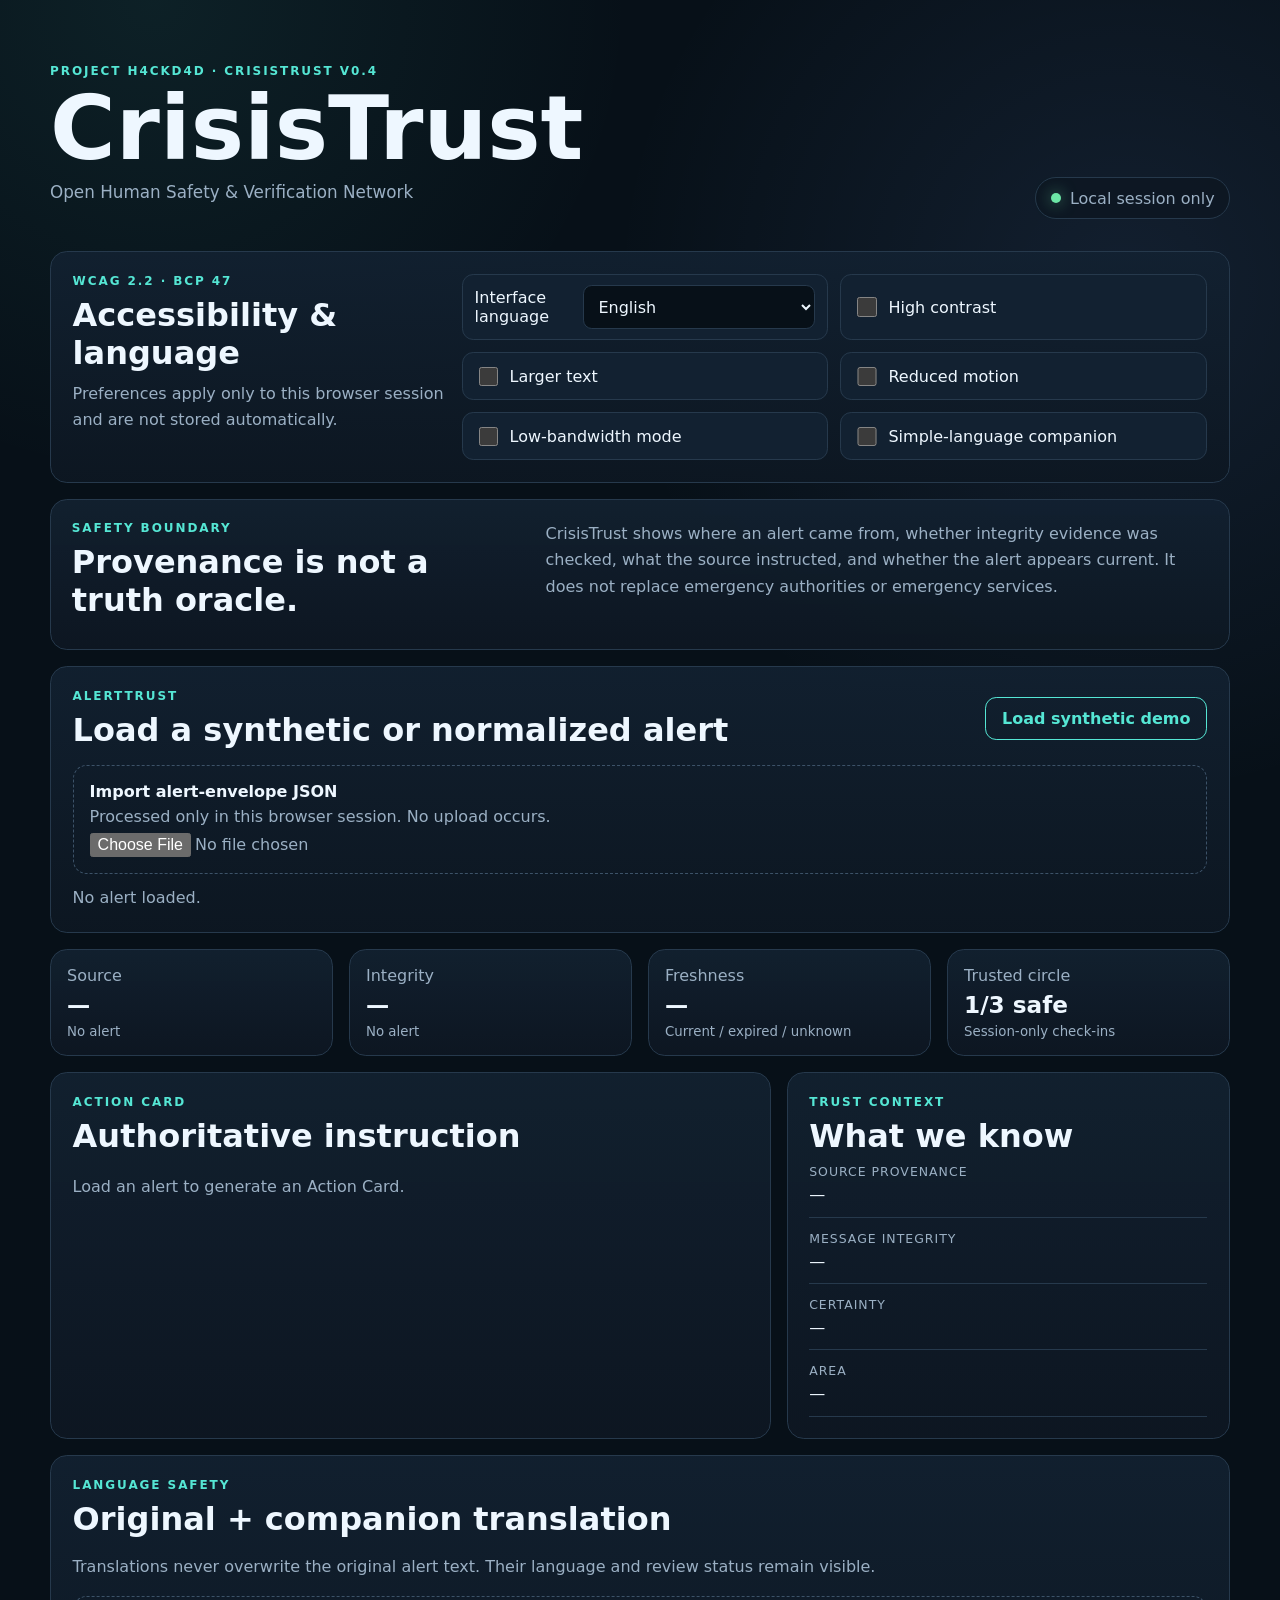
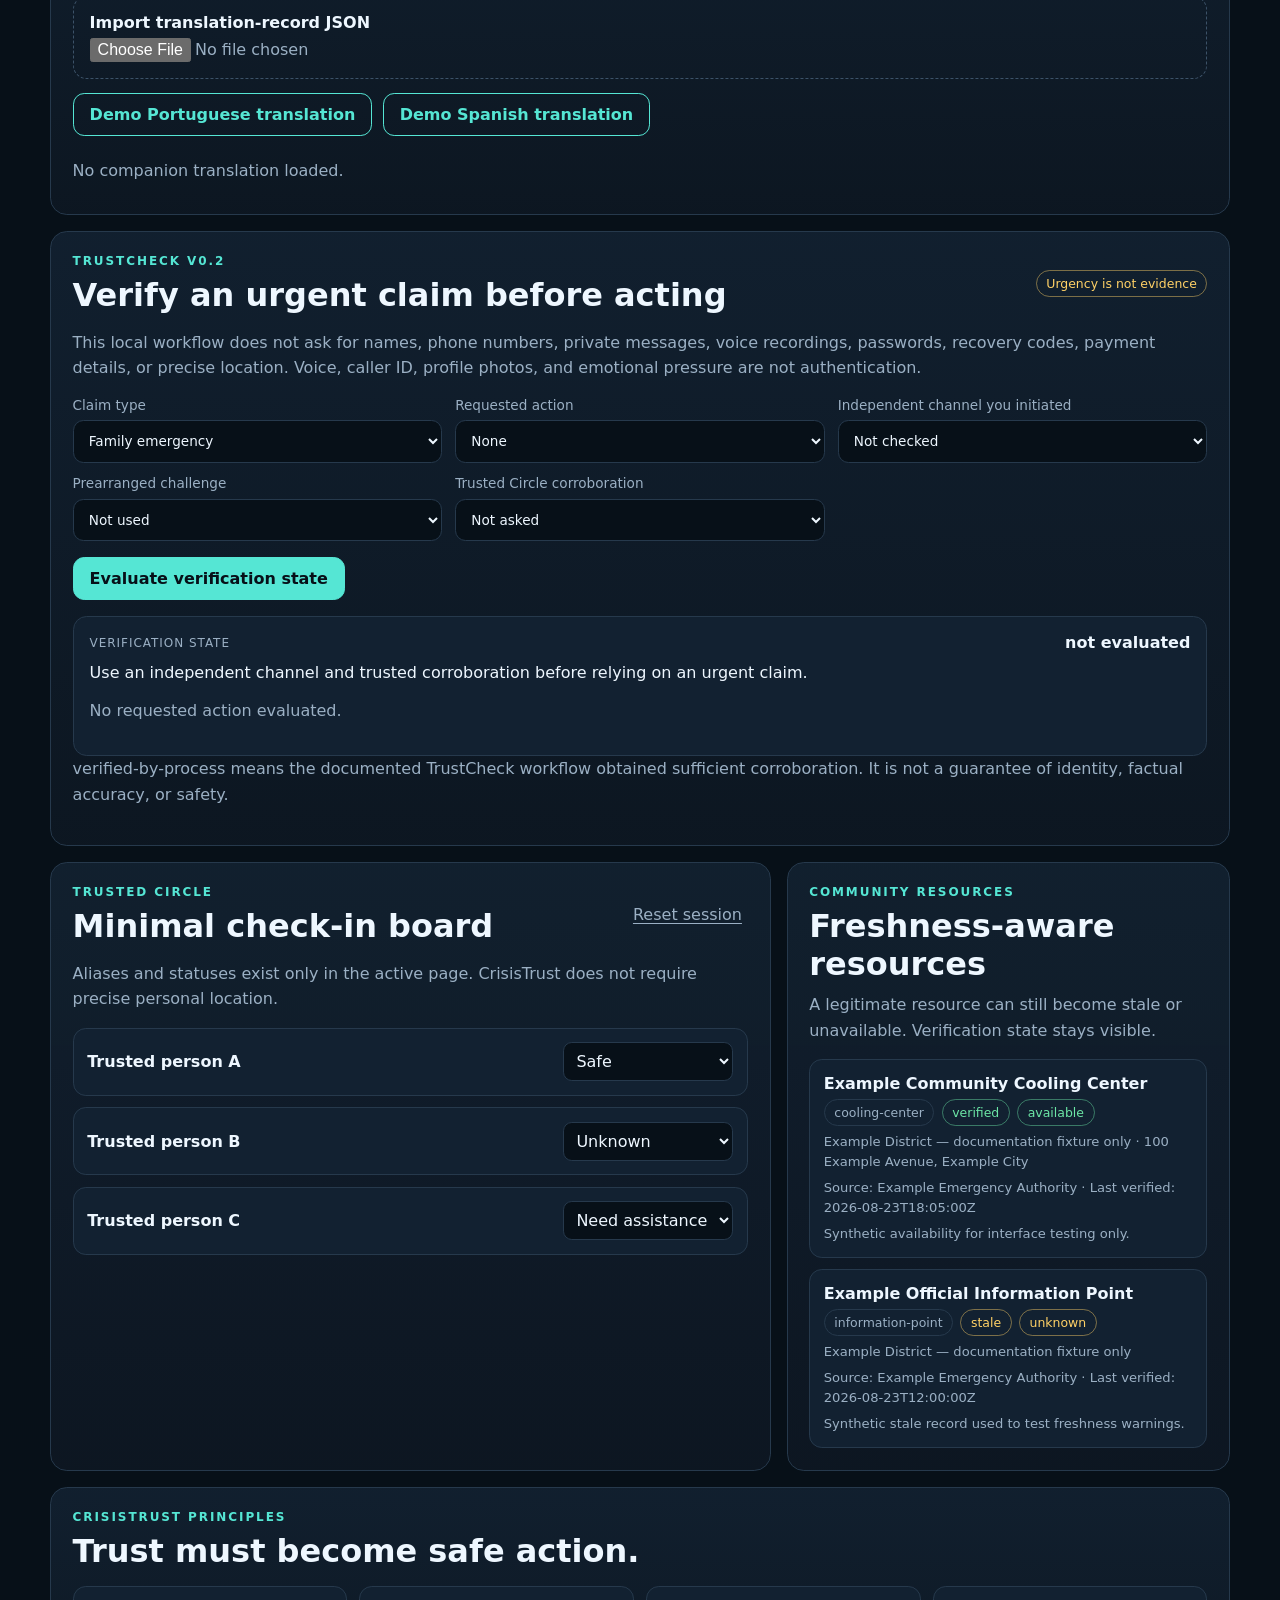
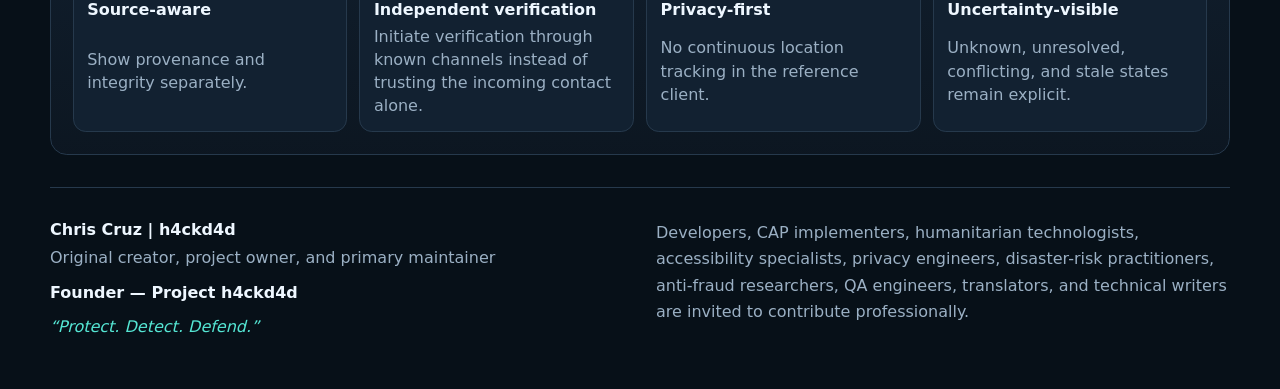
<file: web/index.html>
<!doctype html>
<html lang="en">
<head>
  <meta charset="utf-8">
  <meta name="viewport" content="width=device-width,initial-scale=1">
  <meta name="color-scheme" content="dark">
  <title>CrisisTrust — Open Human Safety & Verification Network</title>
  <link rel="stylesheet" href="styles.css">
  <link rel="stylesheet" href="trustcheck.css">
  <link rel="stylesheet" href="accessibility.css">
</head>
<body>
  <a class="skip-link" href="#main" data-i18n="skip.dashboard">Skip to CrisisTrust dashboard</a>

  <header class="site-header">
    <div>
      <p class="eyebrow">PROJECT h4ckd4d · CRISISTRUST v0.4</p>
      <h1>CrisisTrust</h1>
      <p class="subtitle" data-i18n="header.network">Open Human Safety &amp; Verification Network</p>
    </div>
    <div class="local-badge"><span class="status-dot" aria-hidden="true"></span><span data-i18n="header.local">Local session only</span></div>
  </header>

  <main id="main">
    <section class="panel accessibility-panel" aria-labelledby="accessibility-title">
      <div>
        <p class="eyebrow">WCAG 2.2 · BCP 47</p>
        <h2 id="accessibility-title" data-i18n="controls.title">Accessibility &amp; language</h2>
        <p class="muted" data-i18n="controls.session">Preferences apply only to this browser session and are not stored automatically.</p>
      </div>
      <div class="accessibility-controls">
        <label for="languageSelect">
          <span data-i18n="controls.language">Interface language</span>
          <select id="languageSelect" aria-label="Interface language">
            <option value="en">English</option>
            <option value="pt-BR">Português (Brasil)</option>
            <option value="es">Español</option>
          </select>
        </label>
        <label><input id="highContrastToggle" type="checkbox"><span data-i18n="controls.contrast">High contrast</span></label>
        <label><input id="largeTextToggle" type="checkbox"><span data-i18n="controls.largeText">Larger text</span></label>
        <label><input id="reducedMotionToggle" type="checkbox"><span data-i18n="controls.reducedMotion">Reduced motion</span></label>
        <label><input id="lowBandwidthToggle" type="checkbox"><span data-i18n="controls.lowBandwidth">Low-bandwidth mode</span></label>
        <label><input id="simpleLanguageToggle" type="checkbox"><span id="simpleLanguageLabel">Simple-language companion</span></label>
      </div>
      <div id="accessibilityStatus" class="sr-only" role="status" aria-live="polite"></div>
    </section>

    <section id="simpleLanguageCompanion" class="panel" aria-labelledby="simpleLanguageHeading" hidden>
      <p class="eyebrow">Plain language</p>
      <h2 id="simpleLanguageHeading">Plain-language companion</h2>
      <p id="simpleLanguageText" class="muted"></p>
      <p class="muted"><strong>Original source instructions remain unchanged.</strong></p>
    </section>

    <section class="notice" aria-labelledby="boundary-title">
      <div>
        <p class="eyebrow" data-i18n="boundary.eyebrow">Safety boundary</p>
        <h2 id="boundary-title" data-i18n="boundary.title">Provenance is not a truth oracle.</h2>
      </div>
      <p data-i18n="boundary.body">CrisisTrust shows where an alert came from, whether integrity evidence was checked, what the source instructed, and whether the alert appears current. It does not replace emergency authorities or emergency services.</p>
    </section>

    <section class="panel" aria-labelledby="load-title">
      <div class="section-heading">
        <div>
          <p class="eyebrow">AlertTrust</p>
          <h2 id="load-title" data-i18n="alert.loadTitle">Load a synthetic or normalized alert</h2>
        </div>
        <button id="demoButton" class="button secondary" type="button" data-i18n="alert.demo">Load synthetic demo</button>
      </div>
      <label class="upload-card" for="alertFile">
        <strong data-i18n="alert.import">Import alert-envelope JSON</strong>
        <span data-i18n="alert.importHelp">Processed only in this browser session. No upload occurs.</span>
        <input id="alertFile" type="file" accept="application/json,.json">
      </label>
      <div id="loadStatus" class="status" role="status" aria-live="polite" data-i18n="alert.none">No alert loaded.</div>
    </section>

    <section class="metrics" aria-label="Trust and freshness overview">
      <article class="metric-card"><span data-i18n="metric.source">Source</span><strong id="sourceMetric">—</strong><small id="sourceMetricHelp" data-i18n="metric.noAlert">No alert</small></article>
      <article class="metric-card"><span data-i18n="metric.integrity">Integrity</span><strong id="integrityMetric">—</strong><small id="integrityMetricHelp" data-i18n="metric.noAlert">No alert</small></article>
      <article class="metric-card"><span data-i18n="metric.freshness">Freshness</span><strong id="freshnessMetric">—</strong><small data-i18n="metric.freshnessHelp">Current / expired / unknown</small></article>
      <article class="metric-card"><span data-i18n="metric.circle">Trusted circle</span><strong id="circleMetric">—</strong><small data-i18n="metric.circleHelp">Session-only check-ins</small></article>
    </section>

    <section class="dashboard-grid">
      <article class="panel" aria-labelledby="card-title">
        <p class="eyebrow" data-i18n="action.eyebrow">Action Card</p>
        <h2 id="card-title" data-i18n="action.title">Authoritative instruction</h2>
        <div id="actionCard" class="empty-state" data-i18n="action.empty">Load an alert to generate an Action Card.</div>
      </article>

      <aside class="panel" aria-labelledby="trust-title">
        <p class="eyebrow" data-i18n="trust.eyebrow">Trust context</p>
        <h2 id="trust-title" data-i18n="trust.title">What we know</h2>
        <dl id="trustDetails" class="trust-list">
          <div><dt data-i18n="trust.source">Source provenance</dt><dd>—</dd></div>
          <div><dt data-i18n="trust.integrity">Message integrity</dt><dd>—</dd></div>
          <div><dt data-i18n="trust.certainty">Certainty</dt><dd>—</dd></div>
          <div><dt data-i18n="trust.area">Area</dt><dd>—</dd></div>
        </dl>
      </aside>
    </section>

    <section class="panel" aria-labelledby="translation-title">
      <div class="section-heading">
        <div>
          <p class="eyebrow" data-i18n="translation.eyebrow">Language safety</p>
          <h2 id="translation-title" data-i18n="translation.title">Original + companion translation</h2>
        </div>
      </div>
      <p class="muted" data-i18n="translation.help">Translations never overwrite the original alert text. Their language and review status remain visible.</p>
      <label class="upload-card" for="translationFile">
        <strong data-i18n="translation.import">Import translation-record JSON</strong>
        <input id="translationFile" type="file" accept="application/json,.json">
      </label>
      <div class="translation-actions">
        <button id="translationDemoPt" class="button secondary" type="button" data-i18n="translation.demoPt">Demo Portuguese translation</button>
        <button id="translationDemoEs" class="button secondary" type="button" data-i18n="translation.demoEs">Demo Spanish translation</button>
      </div>
      <div id="translationStatus" class="translation-status" role="status" aria-live="polite"></div>
      <div id="translationView" class="empty-state" data-i18n="translation.none">No companion translation loaded.</div>
    </section>

    <section class="panel" aria-labelledby="trustcheck-title">
      <div class="section-heading">
        <div>
          <p class="eyebrow" data-i18n="trustcheck.eyebrow">TrustCheck v0.2</p>
          <h2 id="trustcheck-title" data-i18n="trustcheck.title">Verify an urgent claim before acting</h2>
        </div>
        <span class="tag warn" data-i18n="trustcheck.urgency">Urgency is not evidence</span>
      </div>
      <p class="muted" data-i18n="trustcheck.help">This local workflow does not ask for names, phone numbers, private messages, voice recordings, passwords, recovery codes, payment details, or precise location. Voice, caller ID, profile photos, and emotional pressure are not authentication.</p>

      <div class="trustcheck-grid">
        <label><span data-i18n="trustcheck.claim">Claim type</span><select id="trustClaimType"><option value="family-emergency">Family emergency</option><option value="urgent-financial-request">Urgent financial request</option><option value="account-security-warning">Account-security warning</option><option value="other">Other urgent claim</option></select></label>
        <label><span data-i18n="trustcheck.action">Requested action</span><select id="trustRequestedAction"><option value="none">None</option><option value="call-back">Call back</option><option value="transfer-money">Transfer money</option><option value="share-secret">Share a secret or code</option><option value="travel">Travel</option><option value="other">Other</option></select></label>
        <label><span data-i18n="trustcheck.channel">Independent channel you initiated</span><select id="trustIndependentResult"><option value="not-checked">Not checked</option><option value="confirmed">Confirmed</option><option value="denied">Denied</option><option value="no-response">No response</option></select></label>
        <label><span data-i18n="trustcheck.challenge">Prearranged challenge</span><select id="trustChallengeResult"><option value="not-used">Not used</option><option value="passed">Passed</option><option value="failed">Failed</option></select></label>
        <label><span data-i18n="trustcheck.circle">Trusted Circle corroboration</span><select id="trustCircleResult"><option value="not-asked">Not asked</option><option value="confirmed">Confirmed</option><option value="denied">Denied</option><option value="unavailable">Unavailable</option></select></label>
      </div>

      <button id="trustEvaluate" class="button" type="button" data-i18n="trustcheck.evaluate">Evaluate verification state</button>
      <div class="trustcheck-output" aria-live="polite">
        <div><span data-i18n="trustcheck.state">Verification state</span><strong id="trustCheckResult" class="trustcheck-result" data-i18n="trustcheck.notEvaluated">not evaluated</strong></div>
        <p id="trustCheckReason" data-i18n="trustcheck.initialReason">Use an independent channel and trusted corroboration before relying on an urgent claim.</p>
        <p id="trustCheckConsequence" class="muted" data-i18n="trustcheck.initialAction">No requested action evaluated.</p>
      </div>
      <p class="muted" data-i18n="trustcheck.disclaimer"><strong>verified-by-process</strong> means the documented TrustCheck workflow obtained sufficient corroboration. It is not a guarantee of identity, factual accuracy, or safety.</p>
    </section>

    <section class="dashboard-grid">
      <article class="panel" aria-labelledby="circle-title">
        <div class="section-heading"><div><p class="eyebrow" data-i18n="circle.eyebrow">Trusted Circle</p><h2 id="circle-title" data-i18n="circle.title">Minimal check-in board</h2></div><button id="resetCircle" class="text-button" type="button" data-i18n="circle.reset">Reset session</button></div>
        <p class="muted" data-i18n="circle.help">Aliases and statuses exist only in the active page. CrisisTrust does not require precise personal location.</p>
        <div id="circleBoard" class="circle-board"></div>
      </article>

      <article class="panel" aria-labelledby="resources-title">
        <p class="eyebrow" data-i18n="resources.eyebrow">Community resources</p>
        <h2 id="resources-title" data-i18n="resources.title">Freshness-aware resources</h2>
        <p class="muted" data-i18n="resources.help">A legitimate resource can still become stale or unavailable. Verification state stays visible.</p>
        <div id="resourceList" class="resource-list"></div>
      </article>
    </section>

    <section class="panel principles" aria-labelledby="principles-title">
      <p class="eyebrow" data-i18n="principles.eyebrow">CrisisTrust principles</p>
      <h2 id="principles-title" data-i18n="principles.title">Trust must become safe action.</h2>
      <div class="principle-grid">
        <div><strong data-i18n="principles.source">Source-aware</strong><span data-i18n="principles.sourceBody">Show provenance and integrity separately.</span></div>
        <div><strong data-i18n="principles.verify">Independent verification</strong><span data-i18n="principles.verifyBody">Initiate verification through known channels instead of trusting the incoming contact alone.</span></div>
        <div><strong data-i18n="principles.privacy">Privacy-first</strong><span data-i18n="principles.privacyBody">No continuous location tracking in the reference client.</span></div>
        <div><strong data-i18n="principles.uncertainty">Uncertainty-visible</strong><span data-i18n="principles.uncertaintyBody">Unknown, unresolved, conflicting, and stale states remain explicit.</span></div>
      </div>
    </section>
  </main>

  <footer>
    <div class="signature"><strong>Chris Cruz | h4ckd4d</strong><span data-i18n="footer.owner">Original creator, project owner, and primary maintainer</span><span class="founder">Founder — Project h4ckd4d</span><em>“Protect. Detect. Defend.”</em></div>
    <p data-i18n="footer.invite">Developers, CAP implementers, humanitarian technologists, accessibility specialists, privacy engineers, disaster-risk practitioners, anti-fraud researchers, QA engineers, translators, and technical writers are invited to contribute professionally.</p>
  </footer>

  <script src="i18n.js"></script>
  <script src="accessibility.js"></script>
  <script src="core.js"></script>
  <script src="translation-core.js"></script>
  <script src="trustcheck-core.js"></script>
  <script src="app.js"></script>
  <script src="translation.js"></script>
  <script src="trustcheck.js"></script>
</body>
</html>
</file>
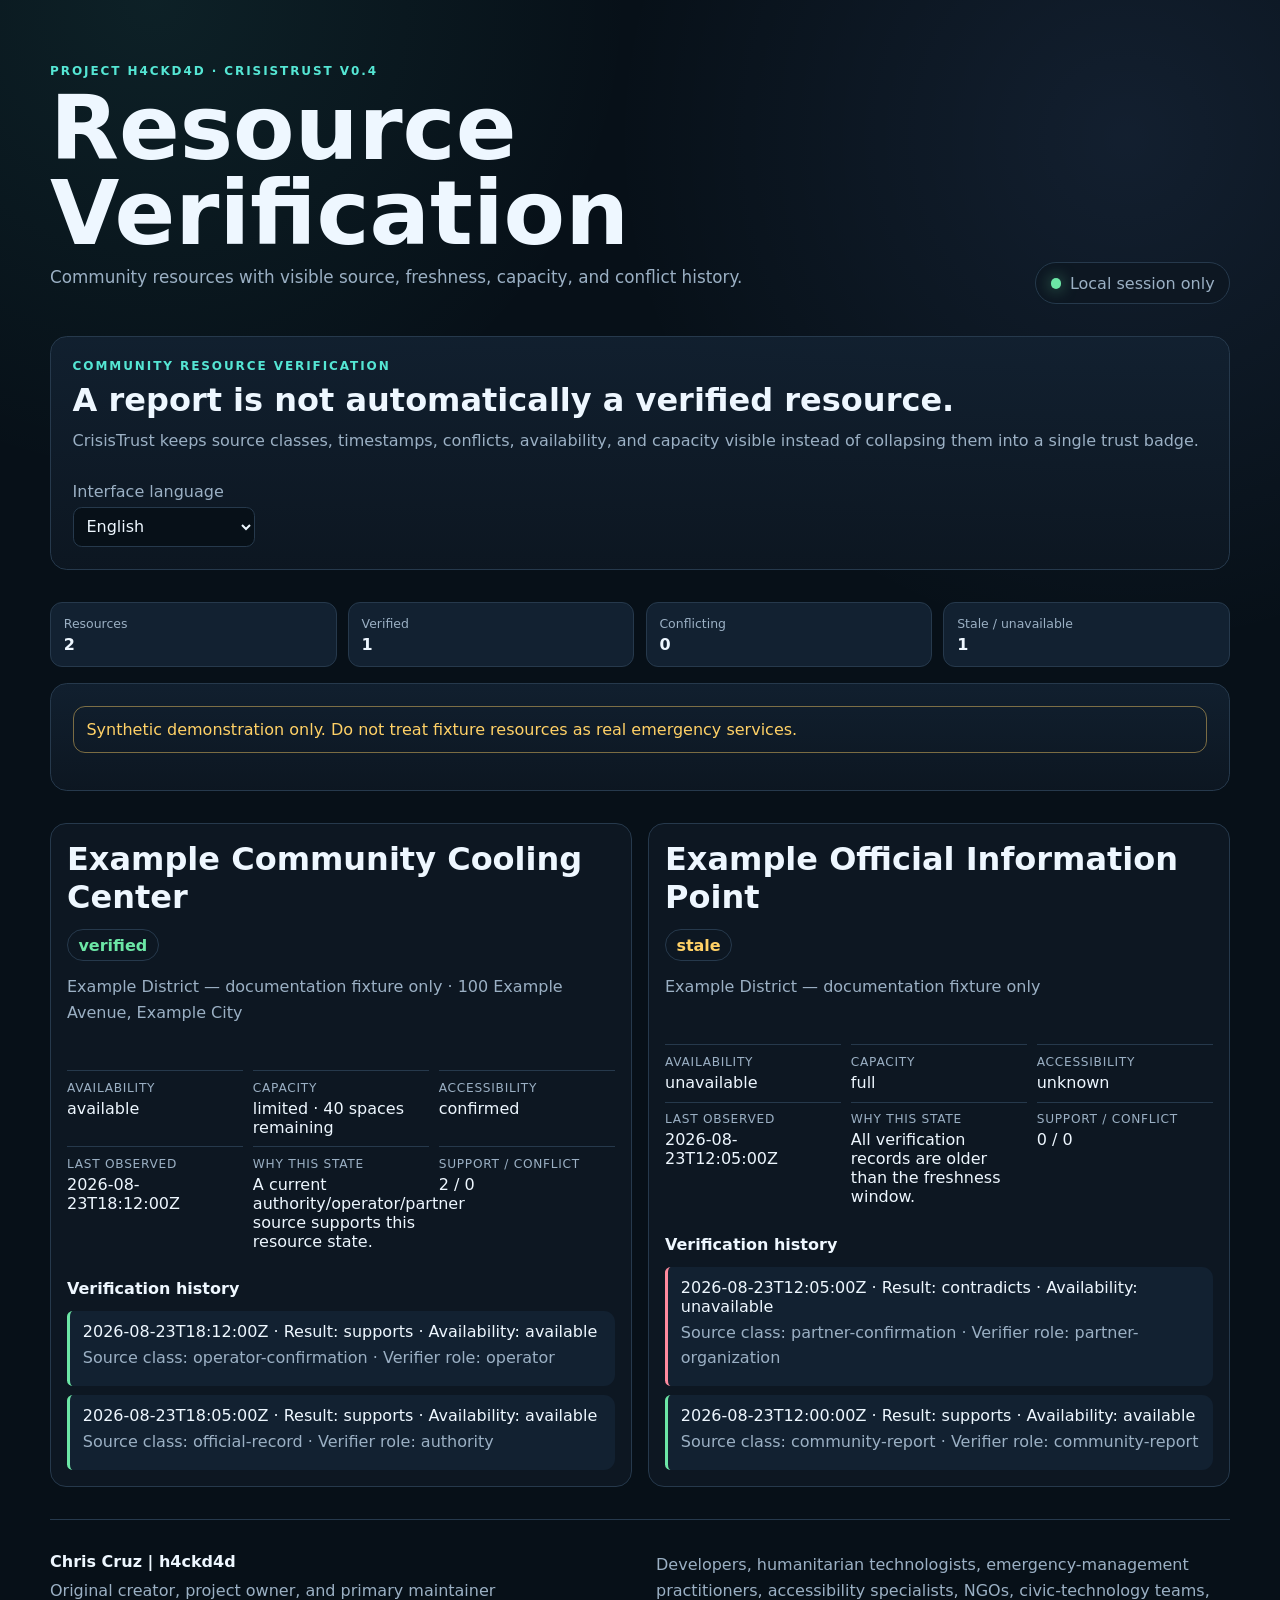
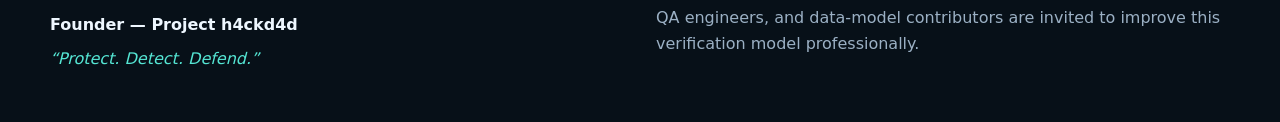
<file: web/resources.html>
<!doctype html>
<html lang="en">
<head>
  <meta charset="utf-8">
  <meta name="viewport" content="width=device-width,initial-scale=1">
  <meta name="color-scheme" content="dark">
  <title>CrisisTrust — Community Resource Verification</title>
  <link rel="stylesheet" href="styles.css">
  <link rel="stylesheet" href="accessibility.css">
  <link rel="stylesheet" href="resource-verification.css">
</head>
<body>
  <a class="skip-link" href="#main">Skip to resource verification console</a>

  <header class="site-header">
    <div>
      <p class="eyebrow">PROJECT h4ckd4d · CRISISTRUST v0.4</p>
      <h1>Resource Verification</h1>
      <p id="subtitle" class="subtitle">Community resources with visible source, freshness, capacity, and conflict history.</p>
    </div>
    <div class="local-badge"><span class="status-dot" aria-hidden="true"></span><span id="localBadge">Local session only</span></div>
  </header>

  <main id="main" class="resource-console">
    <section class="panel" aria-labelledby="resource-boundary-title">
      <div class="resource-toolbar">
        <div>
          <p class="eyebrow">Community Resource Verification</p>
          <h2 id="resource-boundary-title">A report is not automatically a verified resource.</h2>
          <p id="boundaryText" class="muted">CrisisTrust keeps source classes, timestamps, conflicts, availability, and capacity visible instead of collapsing them into a single trust badge.</p>
        </div>
        <label for="resourceLanguage">
          <span id="languageLabel">Interface language</span>
          <select id="resourceLanguage">
            <option value="en">English</option>
            <option value="pt-BR">Português (Brasil)</option>
            <option value="es">Español</option>
          </select>
        </label>
      </div>
    </section>

    <section class="resource-summary" aria-label="Resource verification summary">
      <div><span id="summaryResourcesLabel">Resources</span><strong id="summaryResources">0</strong></div>
      <div><span id="summaryVerifiedLabel">Verified</span><strong id="summaryVerified">0</strong></div>
      <div><span id="summaryConflictLabel">Conflicting</span><strong id="summaryConflicting">0</strong></div>
      <div><span id="summaryStaleLabel">Stale / unavailable</span><strong id="summaryNeedsReview">0</strong></div>
    </section>

    <section class="panel">
      <p id="safetyNote" class="resource-warning">Synthetic demonstration only. Do not treat fixture resources as real emergency services.</p>
    </section>

    <section id="verifiedResourceGrid" class="resource-grid" aria-live="polite"></section>
  </main>

  <footer>
    <div class="signature">
      <strong>Chris Cruz | h4ckd4d</strong>
      <span id="ownerLabel">Original creator, project owner, and primary maintainer</span>
      <span class="founder">Founder — Project h4ckd4d</span>
      <em>“Protect. Detect. Defend.”</em>
    </div>
    <p id="communityInvite">Developers, humanitarian technologists, emergency-management practitioners, accessibility specialists, NGOs, civic-technology teams, QA engineers, and data-model contributors are invited to improve this verification model professionally.</p>
  </footer>

  <script src="resource-verification-core.js"></script>
  <script src="resource-verification.js"></script>
</body>
</html>
</file>
<file: web/styles.css>
:root {
  --bg: #071018;
  --panel: #0d1722;
  --panel-2: #122131;
  --text: #eef7ff;
  --muted: #9bb0c4;
  --line: #26394c;
  --accent: #55e6d4;
  --accent-2: #7aa6ff;
  --ok: #6ce6a6;
  --warn: #ffd166;
  --danger: #ff8a9e;
  font-family: Inter, ui-sans-serif, system-ui, -apple-system, BlinkMacSystemFont, "Segoe UI", sans-serif;
}
* { box-sizing: border-box; }
body { margin: 0; min-height: 100vh; background: radial-gradient(circle at 12% 0%, rgba(85,230,212,.08), transparent 30rem), radial-gradient(circle at 88% 8%, rgba(122,166,255,.10), transparent 32rem), var(--bg); color: var(--text); }
button, input, select { font: inherit; }
.skip-link { position: absolute; left: -9999px; top: 1rem; background: var(--text); color: var(--bg); padding: .7rem 1rem; border-radius: .5rem; }
.skip-link:focus { left: 1rem; z-index: 100; }
.site-header, main, footer { width: min(1180px, calc(100% - 2rem)); margin-inline: auto; }
.site-header { display: flex; justify-content: space-between; gap: 2rem; align-items: flex-end; padding: 4rem 0 2rem; }
h1, h2, h3, p { margin-top: 0; }
h1 { margin-bottom: .7rem; font-size: clamp(2.8rem, 7vw, 5.8rem); line-height: .95; }
h2 { margin-bottom: .6rem; font-size: clamp(1.3rem, 3vw, 2rem); }
h3 { margin-bottom: .45rem; }
.subtitle { color: var(--muted); font-size: 1.05rem; }
.eyebrow { color: var(--accent); text-transform: uppercase; letter-spacing: .16em; font-size: .75rem; font-weight: 800; margin-bottom: .5rem; }
.muted { color: var(--muted); line-height: 1.6; }
.local-badge { border: 1px solid var(--line); background: rgba(13,23,34,.82); color: var(--muted); border-radius: 999px; padding: .65rem .9rem; display: flex; gap: .55rem; align-items: center; white-space: nowrap; }
.status-dot { width: .65rem; height: .65rem; border-radius: 50%; background: var(--ok); box-shadow: 0 0 .9rem rgba(108,230,166,.6); }
.notice, .panel, .metric-card { border: 1px solid var(--line); background: linear-gradient(180deg, rgba(18,33,49,.9), rgba(13,23,34,.92)); border-radius: 1.05rem; }
.notice { display: grid; grid-template-columns: .8fr 1.2fr; gap: 2rem; padding: 1.3rem; margin-bottom: 1rem; }
.notice p:last-child { color: var(--muted); line-height: 1.65; margin-bottom: 0; }
.panel { padding: 1.35rem; margin-bottom: 1rem; }
.section-heading { display: flex; justify-content: space-between; gap: 1rem; align-items: center; margin-bottom: 1rem; }
.section-heading h2 { margin-bottom: 0; }
.button { border: 1px solid var(--accent); border-radius: .7rem; background: var(--accent); color: #071018; padding: .7rem 1rem; font-weight: 800; cursor: pointer; }
.button.secondary { background: transparent; color: var(--accent); }
.text-button { border: 0; background: transparent; color: var(--muted); cursor: pointer; text-decoration: underline; text-underline-offset: .2rem; }
.upload-card { display: grid; gap: .4rem; padding: 1rem; border: 1px dashed #3c5268; border-radius: .85rem; color: var(--muted); }
.upload-card strong { color: var(--text); }
.upload-card:hover { border-color: var(--accent); }
.status { margin-top: .9rem; min-height: 1.4rem; color: var(--muted); }
.status.success { color: var(--ok); }
.status.error { color: var(--danger); }
.metrics { display: grid; grid-template-columns: repeat(4, minmax(0, 1fr)); gap: 1rem; margin: 1rem 0; }
.metric-card { padding: 1rem; display: grid; gap: .35rem; }
.metric-card span, .metric-card small { color: var(--muted); }
.metric-card strong { font-size: 1.45rem; line-height: 1.2; overflow-wrap: anywhere; }
.dashboard-grid { display: grid; grid-template-columns: 1.3fr .8fr; gap: 1rem; }
.empty-state { color: var(--muted); padding: .8rem 0; }
.action-card { display: grid; gap: .85rem; }
.action-header { display: flex; justify-content: space-between; gap: 1rem; align-items: flex-start; }
.tags { display: flex; flex-wrap: wrap; gap: .45rem; }
.tag { border: 1px solid var(--line); border-radius: 999px; padding: .3rem .6rem; color: var(--muted); font-size: .78rem; }
.tag.warn { color: var(--warn); border-color: rgba(255,209,102,.45); }
.tag.danger { color: var(--danger); border-color: rgba(255,138,158,.45); }
.tag.ok { color: var(--ok); border-color: rgba(108,230,166,.45); }
.instruction { border-left: 3px solid var(--accent); background: rgba(85,230,212,.06); padding: 1rem; border-radius: .55rem; line-height: 1.65; }
.trust-list { margin: 0; display: grid; gap: .8rem; }
.trust-list div { border-bottom: 1px solid var(--line); padding-bottom: .65rem; }
.trust-list dt { color: var(--muted); font-size: .78rem; text-transform: uppercase; letter-spacing: .08em; }
.trust-list dd { margin: .25rem 0 0; line-height: 1.45; }
.circle-board, .resource-list { display: grid; gap: .7rem; }
.circle-row, .resource-card { background: var(--panel-2); border: 1px solid var(--line); border-radius: .8rem; padding: .85rem; }
.circle-row { display: grid; grid-template-columns: 1fr auto; gap: .8rem; align-items: center; }
.circle-row select { background: var(--bg); color: var(--text); border: 1px solid var(--line); border-radius: .55rem; padding: .5rem; }
.resource-card { display: grid; gap: .4rem; }
.resource-meta { color: var(--muted); font-size: .82rem; line-height: 1.5; }
.principle-grid { display: grid; grid-template-columns: repeat(4, minmax(0, 1fr)); gap: .75rem; margin-top: 1rem; }
.principle-grid div { background: var(--panel-2); border: 1px solid var(--line); border-radius: .8rem; padding: .85rem; display: grid; gap: .35rem; }
.principle-grid span { color: var(--muted); line-height: 1.45; }
footer { border-top: 1px solid var(--line); margin-top: 2rem; padding: 2rem 0 3rem; display: grid; grid-template-columns: 1fr 1fr; gap: 2rem; color: var(--muted); }
.signature { display: grid; gap: .25rem; }
.signature strong, .signature .founder { color: var(--text); }
.signature .founder { margin-top: .35rem; font-weight: 700; }
.signature em { color: var(--accent); margin-top: .35rem; }
footer p { line-height: 1.65; }
@media (max-width: 850px) {
  .site-header, .section-heading { align-items: flex-start; flex-direction: column; }
  .site-header { display: flex; }
  .notice, .dashboard-grid, footer { grid-template-columns: 1fr; }
  .metrics { grid-template-columns: repeat(2, minmax(0, 1fr)); }
  .principle-grid { grid-template-columns: repeat(2, minmax(0, 1fr)); }
}
@media (max-width: 520px) {
  .metrics, .principle-grid { grid-template-columns: 1fr; }
  .circle-row { grid-template-columns: 1fr; }
  .site-header { padding-top: 2.5rem; }
}
</file>
<file: web/trustcheck.css>
.trustcheck-grid {
  display: grid;
  grid-template-columns: repeat(3, minmax(0, 1fr));
  gap: .8rem;
  margin: 1rem 0;
}

.trustcheck-grid label {
  display: grid;
  gap: .45rem;
  color: var(--muted);
  font-size: .85rem;
}

.trustcheck-grid select {
  width: 100%;
  background: var(--bg);
  color: var(--text);
  border: 1px solid var(--line);
  border-radius: .65rem;
  padding: .7rem;
}

.trustcheck-output {
  margin-top: 1rem;
  border: 1px solid var(--line);
  border-radius: .85rem;
  background: var(--panel-2);
  padding: 1rem;
}

.trustcheck-output > div {
  display: flex;
  justify-content: space-between;
  gap: 1rem;
  align-items: center;
  margin-bottom: .65rem;
}

.trustcheck-output span {
  color: var(--muted);
  text-transform: uppercase;
  letter-spacing: .08em;
  font-size: .75rem;
}

.trustcheck-result {
  overflow-wrap: anywhere;
}

.trustcheck-result.verified-by-process { color: var(--ok); }
.trustcheck-result.unresolved { color: var(--warn); }
.trustcheck-result.conflicting { color: var(--danger); }
.trustcheck-result.cancelled { color: var(--muted); }

@media (max-width: 850px) {
  .trustcheck-grid { grid-template-columns: repeat(2, minmax(0, 1fr)); }
}

@media (max-width: 520px) {
  .trustcheck-grid { grid-template-columns: 1fr; }
  .trustcheck-output > div { align-items: flex-start; flex-direction: column; }
}
</file>
<file: web/accessibility.css>
.accessibility-panel {
  display: grid;
  grid-template-columns: minmax(12rem, 1fr) 2fr;
  gap: 1rem;
  align-items: start;
}

.accessibility-controls {
  display: grid;
  grid-template-columns: repeat(2, minmax(0, 1fr));
  gap: .75rem;
}

.accessibility-controls label {
  display: flex;
  gap: .55rem;
  align-items: center;
  min-height: 2.75rem;
  border: 1px solid var(--line);
  border-radius: .7rem;
  background: var(--panel-2);
  padding: .65rem .75rem;
}

.accessibility-controls select {
  width: 100%;
  min-height: 2.75rem;
  background: var(--bg);
  color: var(--text);
  border: 1px solid var(--line);
  border-radius: .55rem;
  padding: .55rem .65rem;
}

.accessibility-controls input[type="checkbox"] {
  inline-size: 1.2rem;
  block-size: 1.2rem;
  flex: 0 0 auto;
}

.sr-only {
  position: absolute;
  width: 1px;
  height: 1px;
  padding: 0;
  margin: -1px;
  overflow: hidden;
  clip: rect(0, 0, 0, 0);
  white-space: nowrap;
  border: 0;
}

.translation-grid {
  display: grid;
  grid-template-columns: repeat(2, minmax(0, 1fr));
  gap: 1rem;
  margin-top: 1rem;
}

.translation-block {
  border: 1px solid var(--line);
  border-radius: .85rem;
  background: var(--panel-2);
  padding: 1rem;
}

.translation-block h3 {
  display: flex;
  justify-content: space-between;
  gap: .75rem;
  align-items: baseline;
}

.translation-text {
  line-height: 1.7;
  white-space: pre-wrap;
}

.translation-actions {
  display: flex;
  flex-wrap: wrap;
  gap: .65rem;
  margin-top: .85rem;
}

.translation-status {
  margin-top: .75rem;
  color: var(--muted);
}

button:focus-visible,
input:focus-visible,
select:focus-visible,
a:focus-visible {
  outline: 3px solid var(--warn);
  outline-offset: 3px;
}

html.access-large-text {
  font-size: 118%;
}

html.access-high-contrast {
  --bg: #000;
  --panel: #070707;
  --panel-2: #101010;
  --text: #fff;
  --muted: #e7e7e7;
  --line: #fff;
  --accent: #00ffff;
  --accent-2: #ffff00;
  --ok: #7fff7f;
  --warn: #ffff00;
  --danger: #ff8fab;
}

html.access-high-contrast .panel,
html.access-high-contrast .notice,
html.access-high-contrast .metric-card {
  background: var(--panel);
}

html.access-reduced-motion *,
html.access-reduced-motion *::before,
html.access-reduced-motion *::after {
  scroll-behavior: auto !important;
  animation-duration: .001ms !important;
  animation-iteration-count: 1 !important;
  transition-duration: .001ms !important;
}

@media (prefers-reduced-motion: reduce) {
  *,
  *::before,
  *::after {
    scroll-behavior: auto !important;
    animation-duration: .001ms !important;
    animation-iteration-count: 1 !important;
    transition-duration: .001ms !important;
  }
}

html.access-low-bandwidth body {
  background: var(--bg);
}

html.access-low-bandwidth .status-dot {
  box-shadow: none;
}

html.access-low-bandwidth .panel,
html.access-low-bandwidth .notice,
html.access-low-bandwidth .metric-card {
  background: var(--panel);
}

@media (max-width: 760px) {
  .accessibility-panel,
  .translation-grid {
    grid-template-columns: 1fr;
  }

  .accessibility-controls {
    grid-template-columns: 1fr;
  }
}
</file>
<file: web/resource-verification.css>
.resource-console { display: grid; gap: 1rem; }
.resource-toolbar { display: flex; flex-wrap: wrap; gap: .75rem; align-items: end; justify-content: space-between; }
.resource-toolbar label { display: grid; gap: .35rem; color: var(--muted); }
.resource-toolbar select { background: var(--bg); color: var(--text); border: 1px solid var(--line); border-radius: .55rem; padding: .55rem; }
.resource-summary { display: grid; grid-template-columns: repeat(4, minmax(0, 1fr)); gap: .7rem; }
.resource-summary > div { border: 1px solid var(--line); border-radius: .75rem; padding: .8rem; background: var(--panel-2); }
.resource-summary span { display: block; color: var(--muted); font-size: .78rem; margin-bottom: .25rem; }
.resource-grid { display: grid; grid-template-columns: repeat(2, minmax(0, 1fr)); gap: 1rem; }
.resource-verified-card { border: 1px solid var(--line); border-radius: 1rem; padding: 1rem; background: var(--panel); display: grid; gap: .8rem; }
.resource-verified-card h2 { margin: 0; }
.resource-state { display: inline-flex; width: fit-content; border: 1px solid var(--line); border-radius: 999px; padding: .35rem .65rem; font-weight: 800; }
.resource-state.verified { color: var(--ok); }
.resource-state.conflicting, .resource-state.unavailable { color: var(--danger); }
.resource-state.stale, .resource-state.unverified { color: var(--warn); }
.resource-facts { display: grid; grid-template-columns: repeat(3, minmax(0, 1fr)); gap: .6rem; }
.resource-facts div { border-top: 1px solid var(--line); padding-top: .6rem; }
.resource-facts dt { color: var(--muted); font-size: .76rem; text-transform: uppercase; letter-spacing: .06em; }
.resource-facts dd { margin: .25rem 0 0; }
.verification-history { display: grid; gap: .55rem; }
.verification-entry { border-left: 3px solid var(--line); padding: .7rem .8rem; background: var(--panel-2); border-radius: .35rem .7rem .7rem .35rem; }
.verification-entry.supports { border-left-color: var(--ok); }
.verification-entry.contradicts { border-left-color: var(--danger); }
.verification-entry.inconclusive { border-left-color: var(--warn); }
.verification-entry p { margin-bottom: .25rem; }
.resource-warning { border: 1px solid rgba(255,209,102,.45); padding: .8rem; border-radius: .75rem; color: var(--warn); }
@media (max-width: 800px) {
  .resource-grid { grid-template-columns: 1fr; }
  .resource-summary, .resource-facts { grid-template-columns: repeat(2, minmax(0, 1fr)); }
}
@media (max-width: 520px) {
  .resource-summary, .resource-facts { grid-template-columns: 1fr; }
}
</file>
